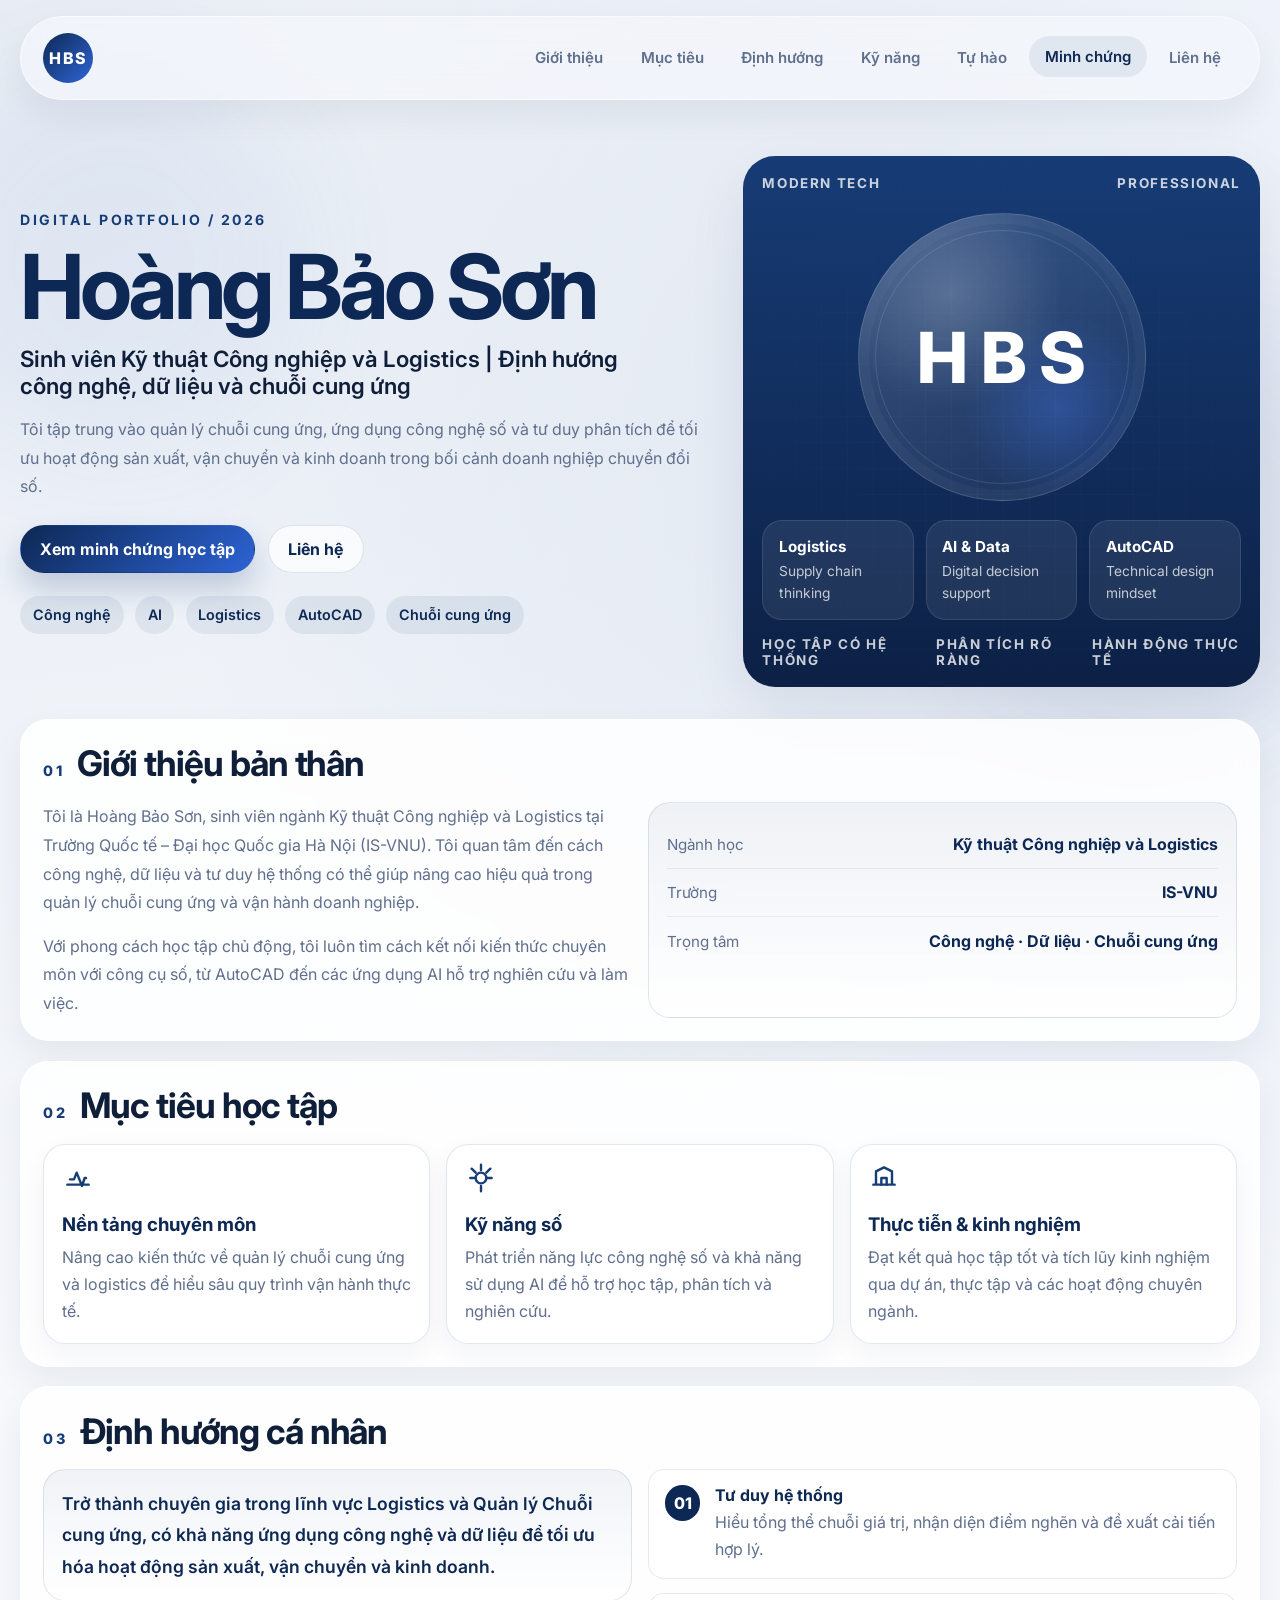
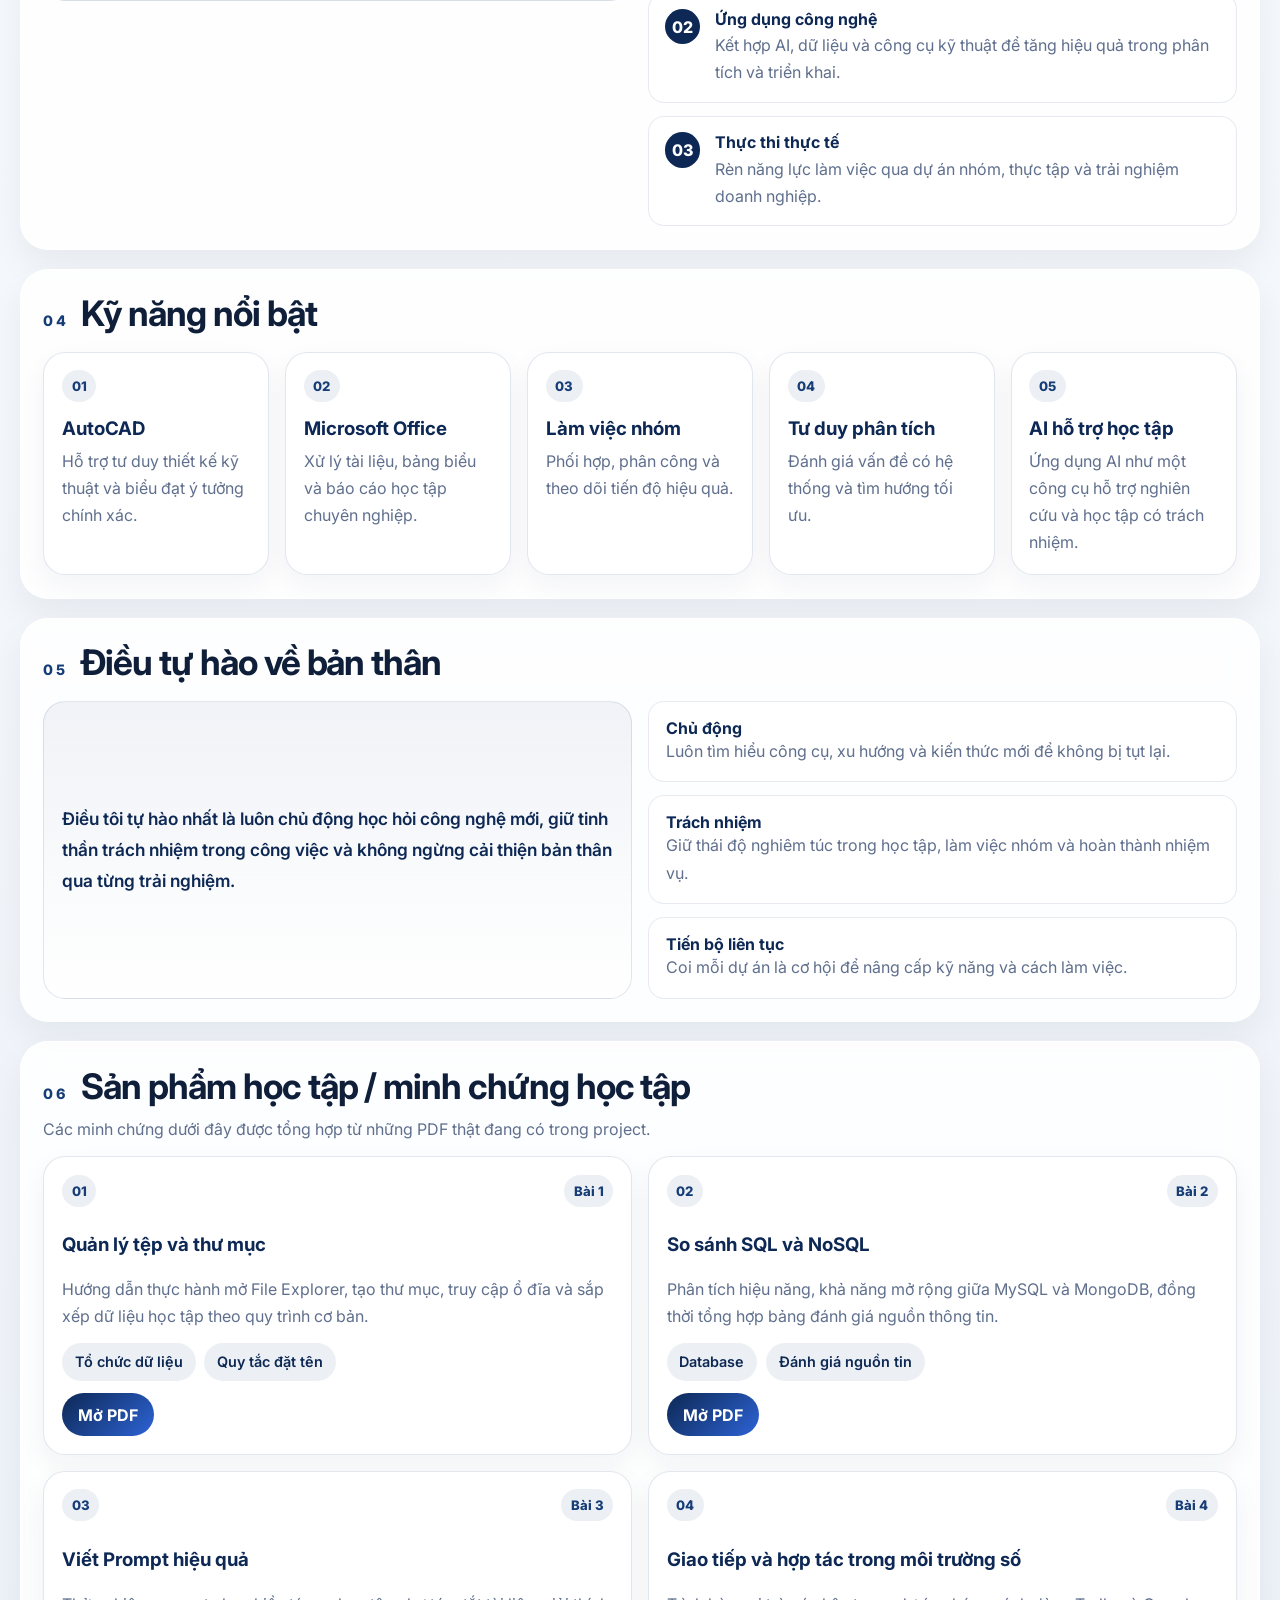
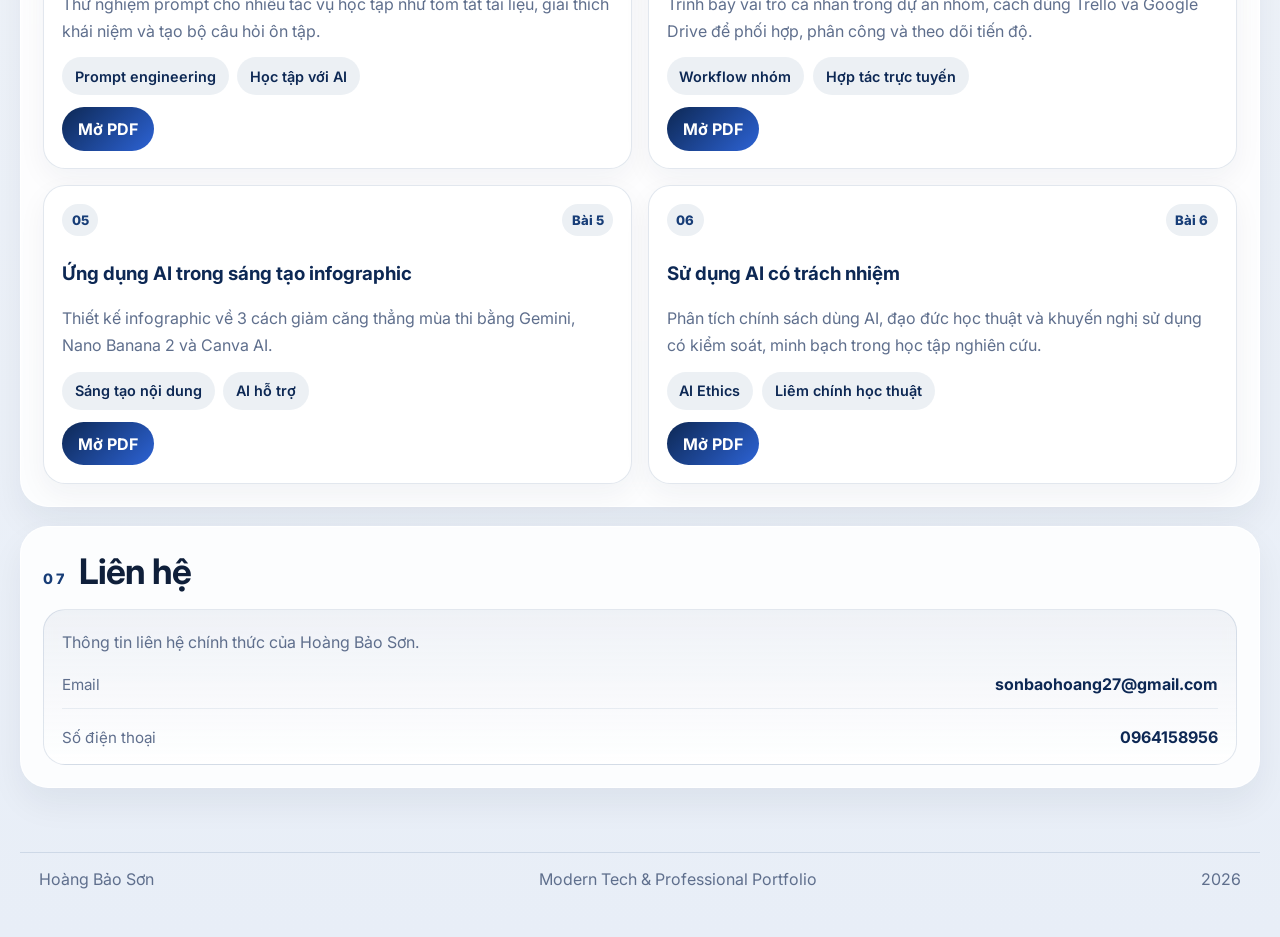
<file: index.html>
<!DOCTYPE html>
<html lang="vi">
<head>
  <meta charset="UTF-8">
  <meta name="viewport" content="width=device-width, initial-scale=1.0">
  <meta name="description" content="Portfolio cá nhân của Hoàng Bảo Sơn, sinh viên Kỹ thuật Công nghiệp và Logistics tại Trường Quốc tế – Đại học Quốc gia Hà Nội (IS-VNU).">
  <title>Hoàng Bảo Sơn | Modern Tech Portfolio</title>
  <link rel="preconnect" href="https://fonts.googleapis.com">
  <link rel="preconnect" href="https://fonts.gstatic.com" crossorigin>
  <link href="https://fonts.googleapis.com/css2?family=Inter:wght@400;500;600;700;800&display=swap" rel="stylesheet">
  <link rel="stylesheet" href="style.css">
</head>
<body>
  <div class="progress-bar" id="progressBar" aria-hidden="true"></div>
  <div class="ambient ambient-one" aria-hidden="true"></div>
  <div class="ambient ambient-two" aria-hidden="true"></div>

  <header class="site-header">
    <a class="brand-mark" href="#top" aria-label="Về đầu trang">HBS</a>
    <button class="menu-toggle" type="button" aria-expanded="false" aria-controls="siteNav" aria-label="Mở menu">
      <span></span>
      <span></span>
    </button>
    <nav class="site-nav" id="siteNav" aria-label="Điều hướng chính">
      <a href="#about">Giới thiệu</a>
      <a href="#goals">Mục tiêu</a>
      <a href="#orientation">Định hướng</a>
      <a href="#skills">Kỹ năng</a>
      <a href="#pride">Tự hào</a>
      <a href="#evidence">Minh chứng</a>
      <a href="#contact">Liên hệ</a>
    </nav>
  </header>

  <main id="top">
    <section class="hero section-shell" aria-labelledby="heroTitle">
      <div class="hero-copy reveal">
        <p class="eyebrow">Digital Portfolio / 2026</p>
        <h1 class="hero-title" id="heroTitle">Hoàng Bảo Sơn</h1>
        <p class="hero-subtitle">Sinh viên Kỹ thuật Công nghiệp và Logistics | Định hướng công nghệ, dữ liệu và chuỗi cung ứng</p>
        <p class="hero-description">
          Tôi tập trung vào quản lý chuỗi cung ứng, ứng dụng công nghệ số và tư duy phân tích để tối ưu hoạt động sản xuất, vận chuyển và kinh doanh trong bối cảnh doanh nghiệp chuyển đổi số.
        </p>
        <div class="hero-actions">
          <a class="button button-primary" href="#evidence">Xem minh chứng học tập</a>
          <a class="button button-ghost" href="#contact">Liên hệ</a>
        </div>
        <div class="hero-chips" aria-label="Sở thích và trọng tâm">
          <span>Công nghệ</span>
          <span>AI</span>
          <span>Logistics</span>
          <span>AutoCAD</span>
          <span>Chuỗi cung ứng</span>
        </div>
      </div>

      <div class="hero-visual reveal" aria-hidden="true">
        <div class="hero-card">
          <div class="hero-card-top">
            <span>Modern Tech</span>
            <span>Professional</span>
          </div>
          <div class="hero-orb">
            <span>HBS</span>
          </div>
          <div class="hero-panel-grid">
            <div class="hero-panel">
              <strong>Logistics</strong>
              <span>Supply chain thinking</span>
            </div>
            <div class="hero-panel">
              <strong>AI & Data</strong>
              <span>Digital decision support</span>
            </div>
            <div class="hero-panel">
              <strong>AutoCAD</strong>
              <span>Technical design mindset</span>
            </div>
          </div>
          <div class="hero-card-bottom">
            <span>Học tập có hệ thống</span>
            <span>Phân tích rõ ràng</span>
            <span>Hành động thực tế</span>
          </div>
        </div>
      </div>
    </section>

    <section class="section-shell content-stack" aria-label="Nội dung portfolio">
      <article class="panel reveal" id="about">
        <div class="section-heading">
          <span class="section-kicker">01</span>
          <h2>Giới thiệu bản thân</h2>
        </div>
        <div class="two-column">
          <div class="text-block">
            <p>
              Tôi là Hoàng Bảo Sơn, sinh viên ngành Kỹ thuật Công nghiệp và Logistics tại Trường Quốc tế – Đại học Quốc gia Hà Nội (IS-VNU). Tôi quan tâm đến cách công nghệ, dữ liệu và tư duy hệ thống có thể giúp nâng cao hiệu quả trong quản lý chuỗi cung ứng và vận hành doanh nghiệp.
            </p>
            <p>
              Với phong cách học tập chủ động, tôi luôn tìm cách kết nối kiến thức chuyên môn với công cụ số, từ AutoCAD đến các ứng dụng AI hỗ trợ nghiên cứu và làm việc.
            </p>
          </div>
          <div class="info-card">
            <div class="info-card-row">
              <span>Ngành học</span>
              <strong>Kỹ thuật Công nghiệp và Logistics</strong>
            </div>
            <div class="info-card-row">
              <span>Trường</span>
              <strong>IS-VNU</strong>
            </div>
            <div class="info-card-row">
              <span>Trọng tâm</span>
              <strong>Công nghệ · Dữ liệu · Chuỗi cung ứng</strong>
            </div>
          </div>
        </div>
      </article>

      <article class="panel reveal" id="goals">
        <div class="section-heading">
          <span class="section-kicker">02</span>
          <h2>Mục tiêu học tập</h2>
        </div>
        <div class="card-grid">
          <div class="feature-card">
            <svg viewBox="0 0 24 24" aria-hidden="true"><path d="M4 17h16M6 13h3l2-5 4 10 2-6h1"/></svg>
            <h3>Nền tảng chuyên môn</h3>
            <p>Nâng cao kiến thức về quản lý chuỗi cung ứng và logistics để hiểu sâu quy trình vận hành thực tế.</p>
          </div>
          <div class="feature-card">
            <svg viewBox="0 0 24 24" aria-hidden="true"><path d="M12 2v4M5 5l3 3M19 5l-3 3M4 12h4M16 12h4M12 18v4"/><circle cx="12" cy="12" r="4"/></svg>
            <h3>Kỹ năng số</h3>
            <p>Phát triển năng lực công nghệ số và khả năng sử dụng AI để hỗ trợ học tập, phân tích và nghiên cứu.</p>
          </div>
          <div class="feature-card">
            <svg viewBox="0 0 24 24" aria-hidden="true"><path d="M4 17h16M6 17V7l6-3 6 3v10"/><path d="M10 17v-5h4v5"/></svg>
            <h3>Thực tiễn & kinh nghiệm</h3>
            <p>Đạt kết quả học tập tốt và tích lũy kinh nghiệm qua dự án, thực tập và các hoạt động chuyên ngành.</p>
          </div>
        </div>
      </article>

      <article class="panel reveal" id="orientation">
        <div class="section-heading">
          <span class="section-kicker">03</span>
          <h2>Định hướng cá nhân</h2>
        </div>
        <div class="orientation-layout">
          <div class="orientation-quote">
            <p>Trở thành chuyên gia trong lĩnh vực Logistics và Quản lý Chuỗi cung ứng, có khả năng ứng dụng công nghệ và dữ liệu để tối ưu hóa hoạt động sản xuất, vận chuyển và kinh doanh.</p>
          </div>
          <div class="roadmap">
            <div class="roadmap-item">
              <span>01</span>
              <div>
                <strong>Tư duy hệ thống</strong>
                <p>Hiểu tổng thể chuỗi giá trị, nhận diện điểm nghẽn và đề xuất cải tiến hợp lý.</p>
              </div>
            </div>
            <div class="roadmap-item">
              <span>02</span>
              <div>
                <strong>Ứng dụng công nghệ</strong>
                <p>Kết hợp AI, dữ liệu và công cụ kỹ thuật để tăng hiệu quả trong phân tích và triển khai.</p>
              </div>
            </div>
            <div class="roadmap-item">
              <span>03</span>
              <div>
                <strong>Thực thi thực tế</strong>
                <p>Rèn năng lực làm việc qua dự án nhóm, thực tập và trải nghiệm doanh nghiệp.</p>
              </div>
            </div>
          </div>
        </div>
      </article>

      <article class="panel reveal" id="skills">
        <div class="section-heading">
          <span class="section-kicker">04</span>
          <h2>Kỹ năng nổi bật</h2>
        </div>
        <div class="card-grid card-grid-five">
          <div class="skill-card">
            <span>01</span>
            <h3>AutoCAD</h3>
            <p>Hỗ trợ tư duy thiết kế kỹ thuật và biểu đạt ý tưởng chính xác.</p>
          </div>
          <div class="skill-card">
            <span>02</span>
            <h3>Microsoft Office</h3>
            <p>Xử lý tài liệu, bảng biểu và báo cáo học tập chuyên nghiệp.</p>
          </div>
          <div class="skill-card">
            <span>03</span>
            <h3>Làm việc nhóm</h3>
            <p>Phối hợp, phân công và theo dõi tiến độ hiệu quả.</p>
          </div>
          <div class="skill-card">
            <span>04</span>
            <h3>Tư duy phân tích</h3>
            <p>Đánh giá vấn đề có hệ thống và tìm hướng tối ưu.</p>
          </div>
          <div class="skill-card">
            <span>05</span>
            <h3>AI hỗ trợ học tập</h3>
            <p>Ứng dụng AI như một công cụ hỗ trợ nghiên cứu và học tập có trách nhiệm.</p>
          </div>
        </div>
      </article>

      <article class="panel reveal" id="pride">
        <div class="section-heading">
          <span class="section-kicker">05</span>
          <h2>Điều tự hào về bản thân</h2>
        </div>
        <div class="pride-layout">
          <div class="pride-highlight">
            <p>Điều tôi tự hào nhất là luôn chủ động học hỏi công nghệ mới, giữ tinh thần trách nhiệm trong công việc và không ngừng cải thiện bản thân qua từng trải nghiệm.</p>
          </div>
          <div class="pride-points">
            <div class="pride-point">
              <strong>Chủ động</strong>
              <p>Luôn tìm hiểu công cụ, xu hướng và kiến thức mới để không bị tụt lại.</p>
            </div>
            <div class="pride-point">
              <strong>Trách nhiệm</strong>
              <p>Giữ thái độ nghiêm túc trong học tập, làm việc nhóm và hoàn thành nhiệm vụ.</p>
            </div>
            <div class="pride-point">
              <strong>Tiến bộ liên tục</strong>
              <p>Coi mỗi dự án là cơ hội để nâng cấp kỹ năng và cách làm việc.</p>
            </div>
          </div>
        </div>
      </article>

      <article class="panel reveal" id="evidence">
        <div class="section-heading">
          <span class="section-kicker">06</span>
          <h2>Sản phẩm học tập / minh chứng học tập</h2>
        </div>
        <p class="section-note">Các minh chứng dưới đây được tổng hợp từ những PDF thật đang có trong project.</p>
        <div class="evidence-grid">
          <article class="evidence-card">
            <div class="evidence-meta"><span>01</span><span>Bài 1</span></div>
            <h3>Quản lý tệp và thư mục</h3>
            <p>Hướng dẫn thực hành mở File Explorer, tạo thư mục, truy cập ổ đĩa và sắp xếp dữ liệu học tập theo quy trình cơ bản.</p>
            <div class="evidence-tags">
              <span>Tổ chức dữ liệu</span>
              <span>Quy tắc đặt tên</span>
            </div>
            <a class="evidence-link" href="documents/Bài_1.pdf" target="_blank" rel="noopener">Mở PDF</a>
          </article>
          <article class="evidence-card">
            <div class="evidence-meta"><span>02</span><span>Bài 2</span></div>
            <h3>So sánh SQL và NoSQL</h3>
            <p>Phân tích hiệu năng, khả năng mở rộng giữa MySQL và MongoDB, đồng thời tổng hợp bảng đánh giá nguồn thông tin.</p>
            <div class="evidence-tags">
              <span>Database</span>
              <span>Đánh giá nguồn tin</span>
            </div>
            <a class="evidence-link" href="documents/Bài_2.pdf" target="_blank" rel="noopener">Mở PDF</a>
          </article>
          <article class="evidence-card">
            <div class="evidence-meta"><span>03</span><span>Bài 3</span></div>
            <h3>Viết Prompt hiệu quả</h3>
            <p>Thử nghiệm prompt cho nhiều tác vụ học tập như tóm tắt tài liệu, giải thích khái niệm và tạo bộ câu hỏi ôn tập.</p>
            <div class="evidence-tags">
              <span>Prompt engineering</span>
              <span>Học tập với AI</span>
            </div>
            <a class="evidence-link" href="documents/Bài_3.pdf" target="_blank" rel="noopener">Mở PDF</a>
          </article>
          <article class="evidence-card">
            <div class="evidence-meta"><span>04</span><span>Bài 4</span></div>
            <h3>Giao tiếp và hợp tác trong môi trường số</h3>
            <p>Trình bày vai trò cá nhân trong dự án nhóm, cách dùng Trello và Google Drive để phối hợp, phân công và theo dõi tiến độ.</p>
            <div class="evidence-tags">
              <span>Workflow nhóm</span>
              <span>Hợp tác trực tuyến</span>
            </div>
            <a class="evidence-link" href="documents/Bài_4.pdf" target="_blank" rel="noopener">Mở PDF</a>
          </article>
          <article class="evidence-card">
            <div class="evidence-meta"><span>05</span><span>Bài 5</span></div>
            <h3>Ứng dụng AI trong sáng tạo infographic</h3>
            <p>Thiết kế infographic về 3 cách giảm căng thẳng mùa thi bằng Gemini, Nano Banana 2 và Canva AI.</p>
            <div class="evidence-tags">
              <span>Sáng tạo nội dung</span>
              <span>AI hỗ trợ</span>
            </div>
            <a class="evidence-link" href="documents/Bài_5.pdf" target="_blank" rel="noopener">Mở PDF</a>
          </article>
          <article class="evidence-card">
            <div class="evidence-meta"><span>06</span><span>Bài 6</span></div>
            <h3>Sử dụng AI có trách nhiệm</h3>
            <p>Phân tích chính sách dùng AI, đạo đức học thuật và khuyến nghị sử dụng có kiểm soát, minh bạch trong học tập nghiên cứu.</p>
            <div class="evidence-tags">
              <span>AI Ethics</span>
              <span>Liêm chính học thuật</span>
            </div>
            <a class="evidence-link" href="documents/Bài_6.pdf" target="_blank" rel="noopener">Mở PDF</a>
          </article>
        </div>
      </article>

      <article class="panel reveal" id="contact">
        <div class="section-heading">
          <span class="section-kicker">07</span>
          <h2>Liên hệ</h2>
        </div>
        <div class="contact-box">
          <p>Thông tin liên hệ chính thức của Hoàng Bảo Sơn.</p>
          <div class="contact-status">
            <span>Email</span>
            <strong>sonbaohoang27@gmail.com</strong>
          </div>
          <div class="contact-status">
            <span>Số điện thoại</span>
            <strong>0964158956</strong>
          </div>
        </div>
      </article>
    </section>
  </main>

  <footer class="site-footer">
    <span>Hoàng Bảo Sơn</span>
    <span>Modern Tech & Professional Portfolio</span>
    <span id="year">2026</span>
  </footer>

  <script src="script.js"></script>
</body>
</html>
</file>
<file: style.css>
:root {
  --bg: #f4f7fb;
  --bg-deep: #e8eef7;
  --surface: rgba(255, 255, 255, 0.86);
  --surface-strong: #ffffff;
  --surface-soft: #eef3fa;
  --text: #0f1f3a;
  --muted: #5f6f8d;
  --primary: #173d77;
  --primary-strong: #0d2854;
  --border: rgba(23, 61, 119, 0.12);
  --shadow: 0 24px 60px rgba(15, 31, 58, 0.08);
  --shadow-soft: 0 16px 34px rgba(15, 31, 58, 0.06);
  --radius-lg: 28px;
  --radius-md: 22px;
  --radius-sm: 16px;
}

* {
  box-sizing: border-box;
}

html {
  scroll-behavior: smooth;
}

body {
  margin: 0;
  font-family: "Inter", system-ui, -apple-system, BlinkMacSystemFont, "Segoe UI", sans-serif;
  color: var(--text);
  background:
    radial-gradient(circle at top left, rgba(23, 61, 119, 0.08), transparent 32%),
    radial-gradient(circle at 85% 12%, rgba(82, 117, 181, 0.12), transparent 24%),
    linear-gradient(180deg, #f9fbfe 0%, var(--bg) 48%, var(--bg-deep) 100%);
  min-height: 100vh;
}

a {
  color: inherit;
  text-decoration: none;
}

img {
  display: block;
  max-width: 100%;
}

.progress-bar {
  position: fixed;
  inset: 0 auto auto 0;
  height: 4px;
  width: 0;
  z-index: 50;
  background: linear-gradient(90deg, #356dff, #173d77);
}

.ambient {
  position: fixed;
  border-radius: 999px;
  filter: blur(60px);
  opacity: 0.45;
  pointer-events: none;
  z-index: -1;
}

.ambient-one {
  top: 8%;
  left: -6%;
  width: 24rem;
  height: 24rem;
  background: rgba(90, 132, 211, 0.16);
}

.ambient-two {
  right: -8%;
  top: 34%;
  width: 28rem;
  height: 28rem;
  background: rgba(23, 61, 119, 0.12);
}

.site-header {
  position: sticky;
  top: 0;
  z-index: 30;
  display: flex;
  align-items: center;
  justify-content: space-between;
  gap: 1rem;
  padding: 1rem 1.4rem;
  margin: 0 auto;
  max-width: 1240px;
  background: rgba(244, 247, 251, 0.78);
  backdrop-filter: blur(18px);
  border: 1px solid rgba(255, 255, 255, 0.58);
  border-radius: 999px;
  box-shadow: var(--shadow-soft);
  top: 1rem;
}

.brand-mark {
  display: inline-flex;
  align-items: center;
  justify-content: center;
  width: 3.1rem;
  height: 3.1rem;
  border-radius: 999px;
  background: linear-gradient(135deg, var(--primary-strong), #2f66d6);
  color: #fff;
  font-weight: 800;
  letter-spacing: 0.08em;
  flex: none;
}

.site-nav {
  display: flex;
  flex-wrap: wrap;
  justify-content: flex-end;
  gap: 0.35rem;
}

.site-nav a {
  padding: 0.7rem 1rem;
  border-radius: 999px;
  color: var(--muted);
  font-size: 0.94rem;
  font-weight: 600;
  transition: background-color 0.2s ease, color 0.2s ease, transform 0.2s ease;
}

.site-nav a:hover,
.site-nav a.is-active {
  color: var(--primary-strong);
  background: rgba(23, 61, 119, 0.08);
  transform: translateY(-1px);
}

.menu-toggle {
  display: none;
  width: 3rem;
  height: 3rem;
  border: 1px solid var(--border);
  border-radius: 999px;
  background: var(--surface-strong);
  box-shadow: var(--shadow-soft);
  padding: 0;
  align-items: center;
  justify-content: center;
  gap: 0.35rem;
  flex-direction: column;
}

.menu-toggle span {
  width: 1.2rem;
  height: 2px;
  border-radius: 999px;
  background: var(--primary-strong);
}

.section-shell {
  width: min(1240px, calc(100% - 2rem));
  margin: 0 auto;
}

.hero {
  display: grid;
  grid-template-columns: minmax(0, 1.15fr) minmax(320px, 0.85fr);
  gap: 1.5rem;
  align-items: center;
  padding: 4.5rem 0 2rem;
}

.hero-copy,
.hero-visual {
  position: relative;
}

.eyebrow {
  display: inline-flex;
  align-items: center;
  gap: 0.5rem;
  margin: 0 0 1rem;
  color: var(--primary);
  font-size: 0.88rem;
  font-weight: 700;
  letter-spacing: 0.18em;
  text-transform: uppercase;
}

.hero-title {
  margin: 0;
  font-size: clamp(3rem, 7vw, 6.2rem);
  line-height: 0.95;
  letter-spacing: -0.05em;
  color: var(--primary-strong);
}

.hero-subtitle {
  margin: 1rem 0 0;
  font-size: clamp(1.05rem, 2vw, 1.4rem);
  font-weight: 600;
  color: var(--text);
  max-width: 40rem;
}

.hero-description {
  margin: 1rem 0 0;
  max-width: 43rem;
  color: var(--muted);
  font-size: 1rem;
  line-height: 1.8;
}

.hero-actions {
  display: flex;
  flex-wrap: wrap;
  gap: 0.8rem;
  margin-top: 1.5rem;
}

.button {
  display: inline-flex;
  align-items: center;
  justify-content: center;
  min-height: 3rem;
  padding: 0.8rem 1.2rem;
  border-radius: 999px;
  font-weight: 700;
  border: 1px solid transparent;
  transition: transform 0.2s ease, box-shadow 0.2s ease, background-color 0.2s ease;
}

.button:hover {
  transform: translateY(-2px);
}

.button-primary {
  background: linear-gradient(135deg, var(--primary-strong), #2d63d5);
  color: #fff;
  box-shadow: 0 16px 30px rgba(23, 61, 119, 0.22);
}

.button-ghost {
  background: rgba(255, 255, 255, 0.7);
  color: var(--primary-strong);
  border-color: var(--border);
}

.hero-chips {
  display: flex;
  flex-wrap: wrap;
  gap: 0.7rem;
  margin-top: 1.4rem;
}

.hero-chips span,
.evidence-tags span {
  display: inline-flex;
  align-items: center;
  min-height: 2.4rem;
  padding: 0.4rem 0.8rem;
  border-radius: 999px;
  background: rgba(23, 61, 119, 0.08);
  color: var(--primary-strong);
  font-size: 0.9rem;
  font-weight: 600;
}

.hero-card {
  padding: 1.2rem;
  border-radius: 32px;
  background:
    linear-gradient(180deg, rgba(23, 61, 119, 0.94), rgba(12, 32, 69, 0.95)),
    #0f2a55;
  color: #fff;
  box-shadow: var(--shadow);
  overflow: hidden;
  isolation: isolate;
}

.hero-card::before {
  content: "";
  position: absolute;
  inset: 0;
  background-image:
    linear-gradient(rgba(255, 255, 255, 0.08) 1px, transparent 1px),
    linear-gradient(90deg, rgba(255, 255, 255, 0.08) 1px, transparent 1px);
  background-size: 26px 26px;
  mask-image: radial-gradient(circle at center, black, transparent 85%);
  opacity: 0.32;
  pointer-events: none;
}

.hero-card-top,
.hero-card-bottom {
  display: flex;
  justify-content: space-between;
  gap: 0.8rem;
  font-size: 0.84rem;
  font-weight: 700;
  letter-spacing: 0.12em;
  text-transform: uppercase;
  opacity: 0.78;
}

.hero-orb {
  display: grid;
  place-items: center;
  width: min(100%, 18rem);
  aspect-ratio: 1;
  margin: 1.4rem auto 1.2rem;
  border-radius: 50%;
  background:
    radial-gradient(circle at 32% 28%, rgba(255, 255, 255, 0.2), transparent 40%),
    radial-gradient(circle at 70% 68%, rgba(76, 129, 255, 0.3), transparent 34%),
    linear-gradient(135deg, rgba(255, 255, 255, 0.16), rgba(255, 255, 255, 0.03));
  border: 1px solid rgba(255, 255, 255, 0.16);
  box-shadow: inset 0 0 0 10px rgba(255, 255, 255, 0.03);
  position: relative;
}

.hero-orb::after {
  content: "";
  position: absolute;
  inset: 1rem;
  border-radius: inherit;
  border: 1px solid rgba(255, 255, 255, 0.12);
}

.hero-orb span {
  font-size: clamp(2.4rem, 6vw, 4.4rem);
  font-weight: 800;
  letter-spacing: 0.18em;
  margin-left: 0.18em;
}

.hero-panel-grid {
  display: grid;
  grid-template-columns: repeat(3, minmax(0, 1fr));
  gap: 0.75rem;
}

.hero-panel {
  padding: 0.95rem;
  border-radius: 20px;
  background: rgba(255, 255, 255, 0.08);
  border: 1px solid rgba(255, 255, 255, 0.1);
}

.hero-panel strong {
  display: block;
  margin-bottom: 0.3rem;
  font-size: 0.95rem;
}

.hero-panel span {
  color: rgba(255, 255, 255, 0.74);
  font-size: 0.86rem;
  line-height: 1.5;
}

.hero-card-bottom {
  margin-top: 1rem;
}

.content-stack {
  display: grid;
  gap: 1.2rem;
  padding-bottom: 4rem;
}

.panel {
  padding: 1.4rem;
  border-radius: var(--radius-lg);
  background: var(--surface);
  border: 1px solid rgba(255, 255, 255, 0.8);
  box-shadow: var(--shadow-soft);
  backdrop-filter: blur(14px);
}

.section-heading {
  display: flex;
  align-items: baseline;
  gap: 0.8rem;
  margin-bottom: 1.1rem;
}

.section-kicker {
  font-size: 0.9rem;
  color: var(--primary);
  font-weight: 800;
  letter-spacing: 0.18em;
}

.section-heading h2 {
  margin: 0;
  font-size: clamp(1.5rem, 3vw, 2.2rem);
  letter-spacing: -0.03em;
}

.section-note {
  margin: -0.35rem 0 1.1rem;
  color: var(--muted);
}

.two-column,
.orientation-layout,
.pride-layout {
  display: grid;
  grid-template-columns: repeat(2, minmax(0, 1fr));
  gap: 1rem;
}

.text-block p,
.contact-box p,
.pride-highlight p,
.orientation-quote p {
  margin: 0;
  color: var(--muted);
  line-height: 1.8;
}

.text-block p + p {
  margin-top: 0.9rem;
}

.info-card,
.orientation-quote,
.pride-highlight,
.contact-box {
  padding: 1.1rem;
  border-radius: var(--radius-md);
  background: linear-gradient(180deg, rgba(23, 61, 119, 0.06), rgba(255, 255, 255, 0.75));
  border: 1px solid rgba(23, 61, 119, 0.12);
}

.info-card-row,
.contact-status {
  display: flex;
  align-items: baseline;
  justify-content: space-between;
  gap: 1rem;
  padding: 0.85rem 0;
  border-bottom: 1px solid rgba(23, 61, 119, 0.08);
}

.info-card-row:last-child,
.contact-status:last-child {
  border-bottom: 0;
  padding-bottom: 0;
}

.info-card-row span,
.contact-status span {
  color: var(--muted);
  font-size: 0.95rem;
}

.info-card-row strong,
.contact-status strong {
  color: var(--primary-strong);
  text-align: right;
}

.card-grid {
  display: grid;
  grid-template-columns: repeat(3, minmax(0, 1fr));
  gap: 1rem;
}

.card-grid-five {
  grid-template-columns: repeat(5, minmax(0, 1fr));
}

.feature-card,
.skill-card,
.evidence-card {
  padding: 1.1rem;
  border-radius: var(--radius-md);
  background: var(--surface-strong);
  border: 1px solid var(--border);
  box-shadow: 0 10px 28px rgba(15, 31, 58, 0.05);
}

.feature-card svg {
  width: 2rem;
  height: 2rem;
  stroke: var(--primary);
  stroke-width: 1.8;
  fill: none;
  stroke-linecap: round;
  stroke-linejoin: round;
}

.feature-card h3,
.skill-card h3,
.evidence-card h3,
.pride-point strong {
  margin: 0.9rem 0 0.5rem;
  color: var(--primary-strong);
}

.feature-card p,
.skill-card p,
.evidence-card p,
.pride-point p,
.roadmap-item p {
  margin: 0;
  color: var(--muted);
  line-height: 1.7;
}

.feature-card,
.skill-card {
  min-height: 100%;
}

.skill-card span,
.evidence-meta span {
  display: inline-flex;
  align-items: center;
  justify-content: center;
  min-width: 2rem;
  min-height: 2rem;
  padding: 0 0.6rem;
  border-radius: 999px;
  background: rgba(23, 61, 119, 0.08);
  color: var(--primary);
  font-size: 0.82rem;
  font-weight: 800;
}

.orientation-layout {
  align-items: start;
}

.orientation-quote p {
  font-size: 1.1rem;
  color: var(--primary-strong);
  font-weight: 600;
}

.roadmap {
  display: grid;
  gap: 0.85rem;
}

.roadmap-item {
  display: grid;
  grid-template-columns: auto minmax(0, 1fr);
  gap: 0.9rem;
  padding: 0.95rem 1rem;
  border-radius: var(--radius-sm);
  background: rgba(255, 255, 255, 0.72);
  border: 1px solid rgba(23, 61, 119, 0.1);
}

.roadmap-item span {
  display: grid;
  place-items: center;
  width: 2.2rem;
  height: 2.2rem;
  border-radius: 999px;
  background: var(--primary-strong);
  color: #fff;
  font-weight: 800;
}

.roadmap-item strong {
  display: block;
  margin-bottom: 0.2rem;
  color: var(--primary-strong);
}

.pride-highlight {
  display: grid;
  align-items: center;
  min-height: 100%;
}

.pride-highlight p {
  font-size: 1.08rem;
  color: var(--primary-strong);
  font-weight: 600;
}

.pride-points {
  display: grid;
  gap: 0.85rem;
}

.pride-point {
  padding: 1rem 1.05rem;
  border-radius: var(--radius-sm);
  background: rgba(255, 255, 255, 0.72);
  border: 1px solid rgba(23, 61, 119, 0.1);
}

.pride-point strong {
  margin-top: 0;
}

.evidence-grid {
  display: grid;
  grid-template-columns: repeat(2, minmax(0, 1fr));
  gap: 1rem;
}

.evidence-card {
  display: grid;
  gap: 0.75rem;
}

.evidence-meta {
  display: flex;
  justify-content: space-between;
  gap: 0.8rem;
  color: var(--muted);
  font-size: 0.9rem;
  font-weight: 700;
}

.evidence-tags {
  display: flex;
  flex-wrap: wrap;
  gap: 0.55rem;
}

.evidence-link {
  display: inline-flex;
  align-items: center;
  justify-content: center;
  width: fit-content;
  min-height: 2.7rem;
  padding: 0.65rem 1rem;
  border-radius: 999px;
  background: linear-gradient(135deg, var(--primary-strong), #2d63d5);
  color: #fff;
  font-weight: 700;
  transition: transform 0.2s ease, box-shadow 0.2s ease;
}

.evidence-link:hover {
  transform: translateY(-2px);
  box-shadow: 0 16px 28px rgba(23, 61, 119, 0.2);
}

.contact-box {
  display: grid;
  gap: 0.25rem;
}

.site-footer {
  width: min(1240px, calc(100% - 2rem));
  margin: 0 auto 2rem;
  padding: 1rem 1.2rem;
  display: flex;
  flex-wrap: wrap;
  justify-content: space-between;
  gap: 0.75rem;
  color: var(--muted);
  border-top: 1px solid rgba(23, 61, 119, 0.12);
}

.reveal {
  opacity: 0;
  transform: translateY(24px);
  transition: opacity 0.8s ease, transform 0.8s ease;
}

.reveal.is-visible {
  opacity: 1;
  transform: translateY(0);
}

@media (max-width: 1120px) {
  .hero,
  .two-column,
  .orientation-layout,
  .pride-layout {
    grid-template-columns: 1fr;
  }

  .card-grid-five {
    grid-template-columns: repeat(2, minmax(0, 1fr));
  }

  .evidence-grid {
    grid-template-columns: 1fr;
  }
}

@media (max-width: 860px) {
  .site-header {
    border-radius: 28px;
  }

  .site-nav {
    position: absolute;
    right: 1rem;
    top: calc(100% + 0.75rem);
    width: min(28rem, calc(100vw - 2rem));
    padding: 0.9rem;
    display: grid;
    gap: 0.25rem;
    background: rgba(244, 247, 251, 0.96);
    border: 1px solid rgba(255, 255, 255, 0.85);
    border-radius: 24px;
    box-shadow: var(--shadow);
    opacity: 0;
    pointer-events: none;
    transform: translateY(-8px);
    transition: opacity 0.2s ease, transform 0.2s ease;
  }

  .site-nav.is-open {
    opacity: 1;
    pointer-events: auto;
    transform: translateY(0);
  }

  .menu-toggle {
    display: inline-flex;
  }

  .site-nav a {
    justify-self: start;
    width: 100%;
  }

  .hero {
    padding-top: 2.8rem;
  }

  .hero-panel-grid,
  .card-grid,
  .card-grid-five {
    grid-template-columns: 1fr;
  }

  .site-footer {
    flex-direction: column;
    align-items: flex-start;
  }
}

@media (max-width: 560px) {
  .section-shell {
    width: min(100% - 1rem, 1240px);
  }

  .panel {
    padding: 1.1rem;
    border-radius: 22px;
  }

  .site-header {
    padding: 0.85rem 1rem;
    top: 0.5rem;
  }

  .hero-title {
    font-size: clamp(2.7rem, 15vw, 4.2rem);
  }

  .hero-card {
    padding: 1rem;
    border-radius: 24px;
  }

  .hero-card-bottom {
    flex-direction: column;
    align-items: flex-start;
  }

  .evidence-tags,
  .hero-chips {
    gap: 0.45rem;
  }
}

@media (prefers-reduced-motion: reduce) {
  html {
    scroll-behavior: auto;
  }

  *,
  *::before,
  *::after {
    animation-duration: 0.01ms !important;
    animation-iteration-count: 1 !important;
    transition-duration: 0.01ms !important;
    scroll-behavior: auto !important;
  }
}
</file>
